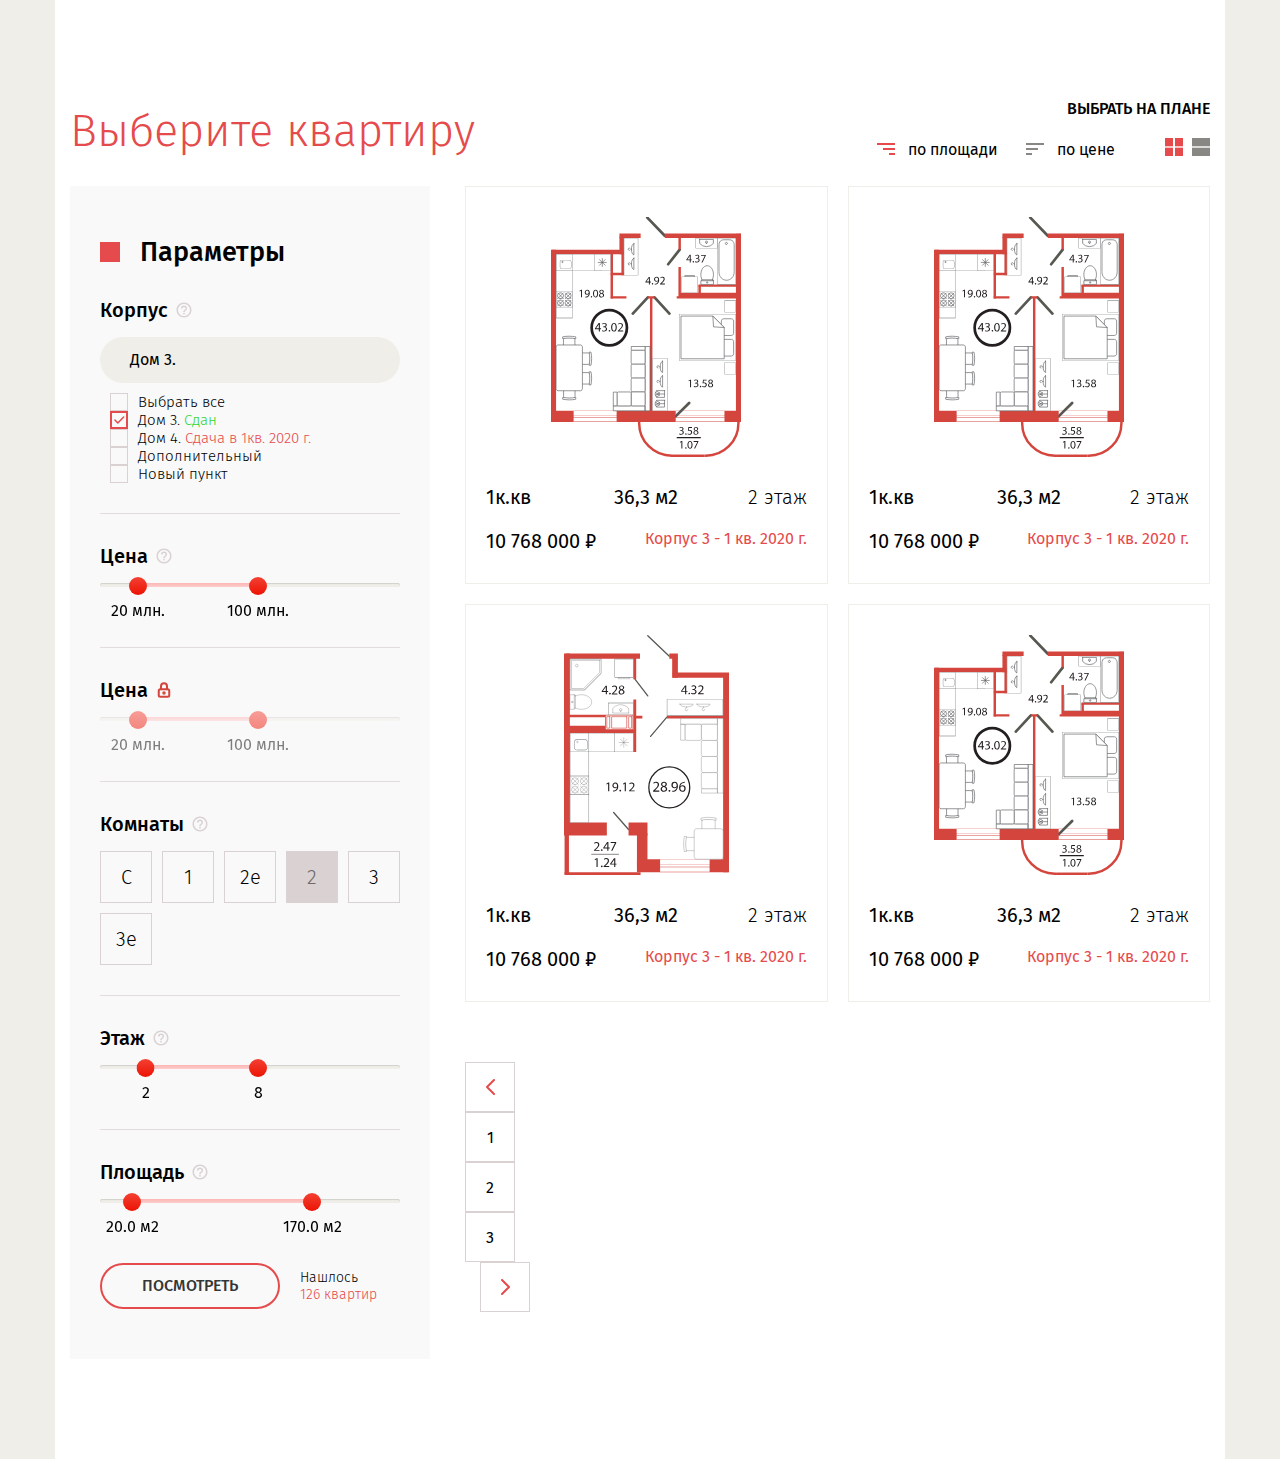
<file: index.html>
<!DOCTYPE html>
<html lang="ru">
    
    <head>
        <meta charset="UTF-8" />
        <title>Arsenal</title>
        <link rel="stylesheet" href="https://cdn.jsdelivr.net/npm/bootstrap@4.5.3/dist/css/bootstrap.min.css" integrity="sha384-TX8t27EcRE3e/ihU7zmQxVncDAy5uIKz4rEkgIXeMed4M0jlfIDPvg6uqKI2xXr2" crossorigin="anonymous">
        <link rel="stylesheet" href="css/main.min.css" />
        <link rel="stylesheet" href="libs/swiper/swiper-bundle.min.css"/>
        <link rel="stylesheet" href="libs/noUiSlider/nouislider.min.css"/>
        <meta name="viewport" content="width=device-width,  initial-scale=1" />
    </head>
    <body>
        

        <main class="main">
            <div class="catalog">
                <div class="container white">

                    <div class="catalog__content">
                        <div class="catalog__top">
                            <h1 class="page__title">Выберите квартиру</h1>

                            <div class="catalog__controls">
                                <button class="control__text link_text">выбрать на плане</button>
                                <div class="controls__list">
                                    <div class="controls__filters">
                                        
                                        <div class="controls__item active increase">
                                           
                                            <svg width="24" height="24" fill="none" viewBox="0 0 24 24" xmlns="http://www.w3.org/2000/svg">
                                                <mask id="a" x="3" y="6" width="18" height="12" mask-type="alpha" maskUnits="userSpaceOnUse">
                                                <path d="m3 18h6v-2h-6v2zm0-12v2h18v-2h-18zm0 7h12v-2h-12v2z" clip-rule="evenodd" fill="#fff" fill-rule="evenodd"/>
                                                </mask>
                                                <g mask="url(#a)">
                                                    <path d="m-13-13h50v50h-50v-50z" clip-rule="evenodd" fill="#888784" fill-rule="evenodd"/>
                                                    <mask x="-13" y="-13" width="50" height="50" mask-type="alpha" maskUnits="userSpaceOnUse">
                                                    <path d="m-13-13h50v50h-50v-50z" clip-rule="evenodd" fill="#fff" fill-rule="evenodd"/>
                                                    </mask>
                                                </g>
                                            </svg>

                                            <span class="text">по площади</span>
                                        </div>

                                        <div class="controls__item">
                                           
                                            <svg width="24" height="24" fill="none" viewBox="0 0 24 24" xmlns="http://www.w3.org/2000/svg">
                                                <mask id="a" x="3" y="6" width="18" height="12" mask-type="alpha" maskUnits="userSpaceOnUse">
                                                <path d="m3 18h6v-2h-6v2zm0-12v2h18v-2h-18zm0 7h12v-2h-12v2z" clip-rule="evenodd" fill="#fff" fill-rule="evenodd"/>
                                                </mask>
                                                <g mask="url(#a)">
                                                    <path d="m-13-13h50v50h-50v-50z" clip-rule="evenodd" fill="#888784" fill-rule="evenodd"/>
                                                    <mask x="-13" y="-13" width="50" height="50" mask-type="alpha" maskUnits="userSpaceOnUse">
                                                    <path d="m-13-13h50v50h-50v-50z" clip-rule="evenodd" fill="#fff" fill-rule="evenodd"/>
                                                    </mask>
                                                </g>
                                            </svg>

                                            <span class="text">по цене</span>
                                        </div>
                                    </div>

                                    <div class="controls__view_type">
                                        <button class="type__item active" data-type="card">
                                            <svg width="18" height="18" viewBox="0 0 18 18" fill="none" xmlns="http://www.w3.org/2000/svg">
                                                <rect width="8" height="8.30769" fill="#888784"/>
                                                <rect x="10" width="8" height="8.30769" fill="#888784"/>
                                                <rect y="9.69229" width="8" height="8.30769" fill="#888784"/>
                                                <rect x="10" y="9.69229" width="8" height="8.30769" fill="#888784"/>
                                            </svg>                                                
                                        </button>

                                        <button class="type__item" data-type="list">
                                            <svg width="18" height="18" viewBox="0 0 18 18" fill="none" xmlns="http://www.w3.org/2000/svg">
                                                <rect width="18" height="8.30769" fill="#888784"/>
                                                <rect y="9.69229" width="18" height="8.30769" fill="#888784"/>
                                            </svg>                                                
                                        </button>
                                    </div>
                                </div>
                            </div>
                        </div>

                        <div class="filter_btn_wr">
                            <div class="filter_btn_mobile">
                                <h2 class="filter__title square">Фильтры</h2>
                            </div>
                            <div class="filter__active_values">
                                
                                <div class="filter_value">
                                    <span class="filter_value__text">от 3 млн. до 4.5 млн.</span>
                                    <button class="filter_value__hide">
                                        <svg width="6" height="6" viewBox="0 0 6 6" fill="none" xmlns="http://www.w3.org/2000/svg">
                                            <path d="M5 1L1 5" stroke="white" stroke-linecap="round" stroke-linejoin="round"/>
                                            <path d="M1 1L5 5" stroke="white" stroke-linecap="round" stroke-linejoin="round"/>
                                        </svg>                                                
                                    </button>
                                </div>

                                <div class="filter_value">
                                    <span class="filter_value__text">2 комнаты</span>
                                    <button class="filter_value__hide">
                                        <svg width="6" height="6" viewBox="0 0 6 6" fill="none" xmlns="http://www.w3.org/2000/svg">
                                            <path d="M5 1L1 5" stroke="white" stroke-linecap="round" stroke-linejoin="round"/>
                                            <path d="M1 1L5 5" stroke="white" stroke-linecap="round" stroke-linejoin="round"/>
                                        </svg>                                                
                                    </button>
                                </div>

                                <div class="filter_value">
                                    <span class="filter_value__text">2-4 этаж</span>
                                    <button class="filter_value__hide">
                                        <svg width="6" height="6" viewBox="0 0 6 6" fill="none" xmlns="http://www.w3.org/2000/svg">
                                            <path d="M5 1L1 5" stroke="white" stroke-linecap="round" stroke-linejoin="round"/>
                                            <path d="M1 1L5 5" stroke="white" stroke-linecap="round" stroke-linejoin="round"/>
                                        </svg>                                                
                                    </button>
                                </div>
                            </div>
                        </div>
                        
                        <div class="catalog__controls catalog__controls--mobile">
                            <div class="controls__list">
                                <div class="controls__filters">
                                    
                                    <div class="controls__item active increase">
                                       
                                        <svg width="24" height="24" viewBox="0 0 24 24" fill="none" xmlns="http://www.w3.org/2000/svg">
                                            <mask id="mask0" mask-type="alpha" maskUnits="userSpaceOnUse" x="3" y="6" width="18" height="12">
                                            <path fill-rule="evenodd" clip-rule="evenodd" d="M3 18H9V16H3V18ZM3 6V8H21V6H3ZM3 13H15V11H3V13Z" fill="white"/>
                                            </mask>
                                            <g mask="url(#mask0)">
                                            <path fill-rule="evenodd" clip-rule="evenodd" d="M-13 -13H37V37H-13V-13Z" fill="#888784"/>
                                            <mask id="mask1" mask-type="alpha" maskUnits="userSpaceOnUse" x="-13" y="-13" width="50" height="50">
                                            <path fill-rule="evenodd" clip-rule="evenodd" d="M-13 -13H37V37H-13V-13Z" fill="white"/>
                                            </mask>
                                            </g>
                                        </svg>
                                            

                                        <span class="text">по площади</span>
                                    </div>

                                    <div class="controls__item">
                                       
                                        <svg width="24" height="24" viewBox="0 0 24 24" fill="none" xmlns="http://www.w3.org/2000/svg">
                                            <mask id="mask0" mask-type="alpha" maskUnits="userSpaceOnUse" x="3" y="6" width="18" height="12">
                                            <path fill-rule="evenodd" clip-rule="evenodd" d="M3 18H9V16H3V18ZM3 6V8H21V6H3ZM3 13H15V11H3V13Z" fill="white"/>
                                            </mask>
                                            <g mask="url(#mask0)">
                                            <path fill-rule="evenodd" clip-rule="evenodd" d="M-13 -13H37V37H-13V-13Z" fill="#888784"/>
                                            <mask id="mask1" mask-type="alpha" maskUnits="userSpaceOnUse" x="-13" y="-13" width="50" height="50">
                                            <path fill-rule="evenodd" clip-rule="evenodd" d="M-13 -13H37V37H-13V-13Z" fill="white"/>
                                            </mask>
                                            </g>
                                        </svg>

                                        <span class="text">по цене</span>
                                    </div>
                                </div>

                                <div class="controls__view_type">
                                    <button class="type__item active" data-type="card">
                                        <svg width="18" height="18" viewBox="0 0 18 18" fill="none" xmlns="http://www.w3.org/2000/svg">
                                            <rect width="8" height="8.30769" fill="#888784"/>
                                            <rect x="10" width="8" height="8.30769" fill="#888784"/>
                                            <rect y="9.69229" width="8" height="8.30769" fill="#888784"/>
                                            <rect x="10" y="9.69229" width="8" height="8.30769" fill="#888784"/>
                                        </svg>                                                
                                    </button>

                                    <button class="type__item" data-type="list">
                                        <svg width="18" height="18" viewBox="0 0 18 18" fill="none" xmlns="http://www.w3.org/2000/svg">
                                            <rect width="18" height="8.30769" fill="#888784"/>
                                            <rect y="9.69229" width="18" height="8.30769" fill="#888784"/>
                                        </svg>                                                
                                    </button>
                                </div>
                            </div>
                        </div>

                        <div class="catalog__block">
                            <aside class="filter">
                                <div class="filter__inner">
                                    <h2 class="filter__title square">Параметры</h2>
                            
                                    <div class="filter__items">
                            
                                        <div class="filter__item">
                                            <h3 class="title">Корпус <div class="tooltip_parent"></div></h3>
                                            <div class="btn-group btn-select btn-select--checkbox">
                                                <button type="button" class="btn dropdown-toggle">
                                                  <span></span>
                                                </button>
                                                <ul class="dropdown-menu">
                                                    <li>                        
                                                        <label>
                                                            <input type="checkbox" class="select_all">
                                                            <div class="checkmark"></div>
                                                            <span class="input_text">Выбрать все</span>
                                                        </label>
                                                    </li>
                                                    <li>
                                                        <label>
                                                            <input type="checkbox" checked>
                                                            <div class="checkmark"></div>
                                                            <span class="input_text"><span class="input_main_text">Дом 3. </span> <span class="success">Сдан</span></span>
                                                        </label>
                                                    </li>
                                                     <li>
                                                        <label>
                                                            <input type="checkbox">
                                                            <div class="checkmark"></div>
                                                            <span class="input_text"><span class="input_main_text"> Дом 4. </span><span class="secondary">Cдача в 1кв. 2020 г.</span></span>
                                                        </label>
                                                    </li>
                                                     <li>
                                                        <label>
                                                            <input type="checkbox">
                                                            <div class="checkmark"></div>
                                                            <span class="input_text"><span class="input_main_text">Дополнительный</span> </span>
                                                        </label>
                                                    </li>
                                                     <li>
                                                        <label>
                                                            <input type="checkbox">
                                                            <div class="checkmark"></div>
                                                            <span class="input_text"><span class="input_main_text">Новый пункт</span> </span>
                                                        </label>
                                                    </li>
                                                     <li>
                                                </ul>
                                            </div>
                                        </div>
                                
                                        <div class="filter__item filter__item--range">
                                            <h3 class="title">Цена <div class="tooltip_parent"></div></h3>
                                
                                            <div id="price_range"></div>
                                        </div>
                                
                                        <div class="filter__item filter__item--range filter__item--blocked">
                                            <h3 class="title">Цена <div class="tooltip_parent"></div></h3>
                                
                                            <div id="price_range1"></div>
                                        </div>
                                
                                        <div class="filter__item">
                                            <h3 class="title">Комнаты <div class="tooltip_parent"></div></h3>
                                
                                            <ul class="rectangle__list">
                                                
                                                <li class="rectangle__item">
                                                    <label>
                                                        <input type="checkbox">
                                                        <div class="rectangle">C</div>                        
                                                    </label>
                                                </li>
                                
                                                <li class="rectangle__item">
                                                    <label>
                                                        <input type="checkbox">
                                                        <div class="rectangle">1</div>                        
                                                    </label>
                                                </li>
                                
                                                <li class="rectangle__item">
                                                    <label>
                                                        <input type="checkbox">
                                                        <div class="rectangle">2e</div>                        
                                                    </label>
                                                </li>
                                
                                                <li class="rectangle__item">
                                                    <label>
                                                        <input type="checkbox" disabled>
                                                        <div class="rectangle">2</div>                        
                                                    </label>
                                                </li>
                                
                                                <li class="rectangle__item">
                                                    <label>
                                                        <input type="checkbox">
                                                        <div class="rectangle">3</div>                        
                                                    </label>
                                                </li>
                                
                                                <li class="rectangle__item">
                                                    <label>
                                                        <input type="checkbox">
                                                        <div class="rectangle">3e</div>                        
                                                    </label>
                                                </li>
                                            </ul>
                                        </div>
                                
                                        <div class="filter__item">
                                            <h3 class="title">Этаж <div class="tooltip_parent"></div></h3>
                                
                                            <div id="floor_range"></div>
                                        </div>
                                
                                        <div class="filter__item">
                                            <h3 class="title">Площадь <div class="tooltip_parent"></div></h3>
                                
                                            <div id="square_range"></div>
                                        </div>
                            
                                    </div>
                            
                                    <div class="filter__btns">
                                        <button class="white">Посмотреть</button>
                            
                                        <div class="filter__result">
                                            <span class="text">Нашлось</span>
                                            <span class="result"><span class="counter">126 </span> квартир</span>
                                        </div>
                                    </div>
                                </div>
                            </aside>
                            <div class="flats">
                                <div class="flats__inner">
                                    
                                    <a href="#" class="flat">
                                        <div class="flat__img_wr">
                                            <img src="img/content/flat_1.svg" alt="" class="flat__img">
                                        </div>
                                        
                                        <div class="flat__info">
                                            <div class="flat__info_item">1к.кв</div>
                                            <div class="flat__info_item">36,3 м2</div>
                                            <div class="flat__info_item flat__info_item--status flat__info_item--status_list">Корпус 3</div>
                                            <div class="flat__info_item flat__info_item--floor">2 этаж</div>
                                            <div class="flat__info_item flat__info_item--price">10 768 000 ₽</div>
                                            <div class="flat__info_item flat__info_item--status">Корпус 3 - 1 кв. 2020 г.</div>
                                        </div>
                                    </a>
                            
                                    <a href="#" class="flat">
                                        <div class="flat__img_wr">
                                            <img src="img/content/flat_1.svg" alt="" class="flat__img">
                                        </div>
                                        
                                        <div class="flat__info">
                                            <div class="flat__info_item">1к.кв</div>
                                            <div class="flat__info_item">36,3 м2</div>
                                            <div class="flat__info_item flat__info_item--status flat__info_item--status_list">Корпус 3</div>
                                            <div class="flat__info_item flat__info_item--floor">2 этаж</div>
                                            <div class="flat__info_item flat__info_item--price">10 768 000 ₽</div>
                                            <div class="flat__info_item flat__info_item--status">Корпус 3 - 1 кв. 2020 г.</div>
                                        </div>
                                    </a>
                            
                                    <a href="#" class="flat">
                                        <div class="flat__img_wr">
                                            <img src="img/content/flat_2.svg" alt="" class="flat__img">
                                        </div>
                                        
                                        <div class="flat__info">
                                            <div class="flat__info_item">1к.кв</div>
                                            <div class="flat__info_item">36,3 м2</div>
                                            <div class="flat__info_item flat__info_item--status flat__info_item--status_list">Дом 3</div>
                                            <div class="flat__info_item flat__info_item--floor">2 этаж</div>
                                            <div class="flat__info_item flat__info_item--price">10 768 000 ₽</div>
                                            <div class="flat__info_item flat__info_item--status">Корпус 3 - 1 кв. 2020 г.</div>
                                        </div>
                                    </a>
                            
                                    <a href="#" class="flat">
                                        <div class="flat__img_wr">
                                            <img src="img/content/flat_1.svg" alt="" class="flat__img">
                                        </div>
                                        
                                        <div class="flat__info">
                                            <div class="flat__info_item">1к.кв</div>
                                            <div class="flat__info_item">36,3 м2</div>
                                            <div class="flat__info_item flat__info_item--status flat__info_item--status_list">Корпус 3</div>
                                            <div class="flat__info_item flat__info_item--floor">2 этаж</div>
                                            <div class="flat__info_item flat__info_item--price">10 768 000 ₽</div>
                                            <div class="flat__info_item flat__info_item--status">Корпус 3 - 1 кв. 2020 г.</div>
                                        </div>
                                    </a>
                                </div>
                            
                                <nav aria-label="Page navigation example">
                                    <ul class="pagination">
                                        <li class="page-item page-item--arrow">
                                            <a class="page-link" href="#">
                                                <svg width="9" height="16" viewBox="0 0 9 16" fill="none" xmlns="http://www.w3.org/2000/svg">
                                                    <path d="M8 15L1 8L8 1" stroke="#E54B4C" stroke-width="2" stroke-linecap="round" stroke-linejoin="round"/>
                                                </svg>                    
                                            </a>
                                        </li>
                                        <li class="page-item"><a class="page-link" href="#">1</a></li>
                                        <li class="page-item"><a class="page-link" href="#">2</a></li>
                                        <li class="page-item"><a class="page-link" href="#">3</a></li>
                                        <li class="page-item page-item--arrow">
                                            <a class="page-link" href="#">
                                                <svg width="9" height="16" viewBox="0 0 9 16" fill="none" xmlns="http://www.w3.org/2000/svg">
                                                    <path d="M1 15L8 8L1 1" stroke="#E54B4C" stroke-width="2" stroke-linecap="round" stroke-linejoin="round"/>
                                                </svg>                        
                                            </a>
                                        </li>
                                    </ul>
                                  </nav>
                            </div>
                        </div>
                    </div>
                </div>
            </div>
        </main>
        
        
        
        <script src="libs/jquery/jquery.min.js"></script>
        <script src="https://cdn.jsdelivr.net/npm/bootstrap@4.5.3/dist/js/bootstrap.bundle.min.js" integrity="sha384-ho+j7jyWK8fNQe+A12Hb8AhRq26LrZ/JpcUGGOn+Y7RsweNrtN/tE3MoK7ZeZDyx" crossorigin="anonymous"></script>
        <script src="libs/swiper/swiper-bundle.min.js"></script>
        <script src="libs/noUiSlider/nouislider.min.js"></script>
        <script src="libs/noUiSlider/wNumb.min.js"></script>
        <script src="js/main.js"></script>
    </body>
</html>
</file>
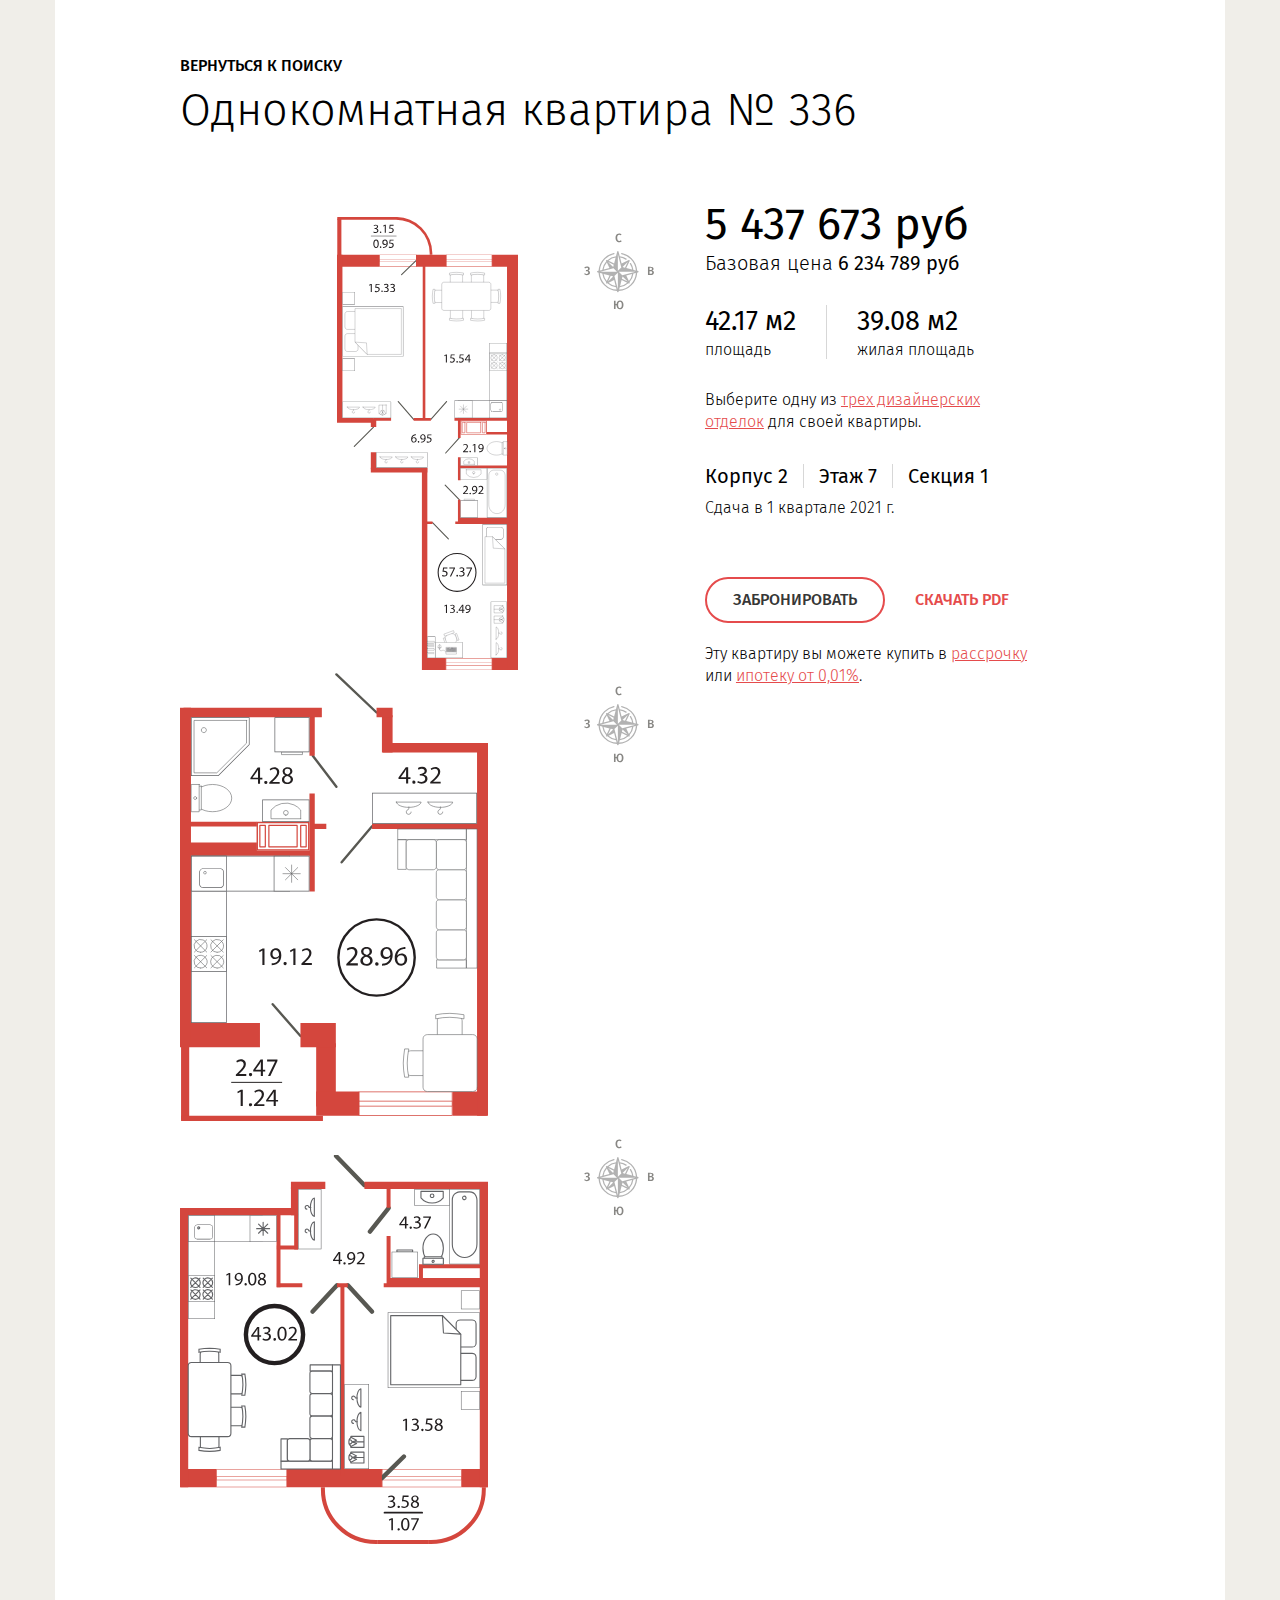
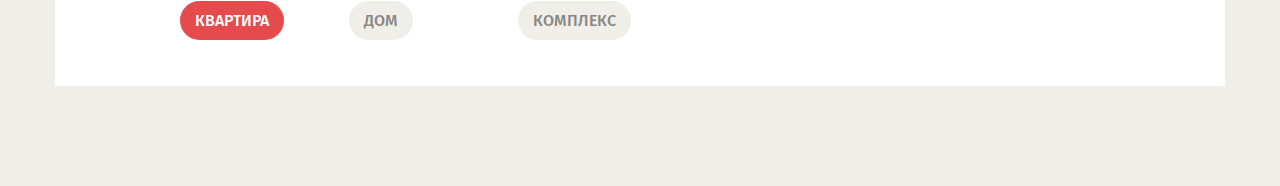
<file: flat.html>
<!DOCTYPE html>
<html lang="ru">
    
    <head>
        <meta charset="UTF-8" />
        <title>Arsenal</title>
        <link rel="stylesheet" href="https://cdn.jsdelivr.net/npm/bootstrap@4.5.3/dist/css/bootstrap.min.css" integrity="sha384-TX8t27EcRE3e/ihU7zmQxVncDAy5uIKz4rEkgIXeMed4M0jlfIDPvg6uqKI2xXr2" crossorigin="anonymous">
        <link rel="stylesheet" href="css/main.min.css" />
        <link rel="stylesheet" href="libs/swiper/swiper-bundle.min.css"/>
        <link rel="stylesheet" href="libs/noUiSlider/nouislider.min.css"/>
        <meta name="viewport" content="width=device-width,  initial-scale=1" />
    </head>
    <body>
        

        <main class="main">
            <div class="product product--page">
                <div class="container white">
                    <div class="product__content">
                        <a href="#" class="back">вернуться к поиску</a>
                        <h1 class="product__title">Однокомнатная квартира № 336</h1>

                        <div class="product__block">
                            <div class="product__image_block">
                                <div class="product__image_wr">
                                   
                                    <div class="tab-content" id="myTabContent">
                                        <div class="tab-pane fade show active" id="flat" role="tabpanel" aria-labelledby="flat-tab">
                                            <img src="img/content/flat_3.svg" alt="" class="product__image">
                                            <div class="compass">
                                                <img src="img/design/compass.svg" alt="">
                                            </div>
                                        </div>
                                        <div class="tab-pane fade" id="house" role="tabpanel" aria-labelledby="house-tab">
                                            <img src="img/content/flat_2.svg" alt="" class="product__image">
                                            <div class="compass">
                                                <img src="img/design/compass.svg" alt="">
                                            </div>
                                        </div>
                                        <div class="tab-pane fade" id="complex" role="tabpanel" aria-labelledby="complex-tab">
                                            <img src="img/content/flat_1.svg" alt="" class="product__image">
                                            <div class="compass">
                                                <img src="img/design/compass.svg" alt="">
                                            </div>
                                        </div>
                                      </div>
                                </div>

                                <div class="product__image_tabs">
                                    <ul class="nav  tabs" id="myTab" role="tablist">
                                        <li class="nav-item">
                                          <a class="nav-link active" id="flat-tab" data-toggle="tab" href="#flat" role="tab" aria-controls="flat" aria-selected="true">Квартира</a>
                                        </li>
                                        <li class="nav-item">
                                          <a class="nav-link" id="house-tab" data-toggle="tab" href="#house" role="tab" aria-controls="house" aria-selected="false">Дом</a>
                                        </li>
                                        <li class="nav-item">
                                          <a class="nav-link" id="complex-tab" data-toggle="tab" href="#complex" role="tab" aria-controls="complex" aria-selected="false">Комплекс</a>
                                        </li>
                                      </ul>
                                      
                                </div>
                            </div>

                            <div class="product__info_block">
                                <div class="product__price_wr">
                                    <span class="product__price">5 437 673 руб</span>
                                    <span class="product__price_hint"><span class="light">Базовая цена</span> 6 234 789 руб</span>
                                </div>

                                <div class="product__area">
                                    <div class="area__item">
                                        <span class="value">42.17 м2</span>
                                        <span class="name">площадь</span>
                                    </div>

                                    <div class="area__item">
                                        <span class="value">39.08 м2</span>
                                        <span class="name">жилая площадь</span>
                                    </div>
                                </div>

                                <p class="product__text">Выберите одну из <a href="#">трех дизайнерских отделок</a>  для своей квартиры.</p>

                                <div class="product__coordinates_wr">
                                    <div class="product__coordinates">
                                        <div class="coordinates__item">Корпус 2</div>
                                        <div class="coordinates__item">Этаж 7</div>
                                        <div class="coordinates__item">Секция 1</div>
                                    </div>

                                    <span class="coordinates__deadline">Сдача в 1 квартале 2021 г.</span>
                                </div>

                                <div class="product__btns">
                                    <button class="product__book white">Забронировать</button>
                                    <a href="http://www.africau.edu/images/default/sample.pdf" download target="_blank">Скачать pdf</a>
                                </div>

                                <p class="product__text">
                                    Эту квартиру вы можете купить в <a href="#">рассрочку</a>  или <a href="#">ипотеку от 0,01%</a>.
                                </p>
                            </div>
                        </div>
                    </div>
                </div>
            </div>
        </main>
        
        
        
        <script src="libs/jquery/jquery.min.js"></script>
        <script src="https://cdn.jsdelivr.net/npm/bootstrap@4.5.3/dist/js/bootstrap.bundle.min.js" integrity="sha384-ho+j7jyWK8fNQe+A12Hb8AhRq26LrZ/JpcUGGOn+Y7RsweNrtN/tE3MoK7ZeZDyx" crossorigin="anonymous"></script>
        <script src="libs/swiper/swiper-bundle.min.js"></script>
        <script src="libs/noUiSlider/nouislider.min.js"></script>
        <script src="libs/noUiSlider/wNumb.min.js"></script>
        <script src="js/main.js"></script>
    </body>
</html>
</file>
<file: css/main.min.css>
@font-face{font-family:FiraSans;src:url(../fonts/FiraSans-Light.woff);font-style:normal;font-weight:300;font-display:swap}@font-face{font-family:FiraSans;src:url(../fonts/FiraSans-Regular.woff);font-style:normal;font-weight:400;font-display:swap}@font-face{font-family:FiraSans;src:url(../fonts/FiraSans-Medium.woff);font-style:normal;font-weight:500;font-display:swap}/*! normalize.css v8.0.1 | MIT License | github.com/necolas/normalize.css */html{line-height:1.15;-webkit-text-size-adjust:100%}body{margin:0}main{display:block}h1{font-size:2em;margin:.67em 0}hr{-webkit-box-sizing:content-box;box-sizing:content-box;height:0;overflow:visible}pre{font-family:monospace,monospace;font-size:1em}a{background-color:transparent}abbr[title]{border-bottom:none;text-decoration:underline;-webkit-text-decoration:underline dotted;text-decoration:underline dotted}b,strong{font-weight:bolder}code,kbd,samp{font-family:monospace,monospace;font-size:1em}small{font-size:80%}sub,sup{font-size:75%;line-height:0;position:relative;vertical-align:baseline}sub{bottom:-.25em}sup{top:-.5em}img{border-style:none}button,input,optgroup,select,textarea{font-family:inherit;font-size:100%;line-height:1.15;margin:0}button,input{overflow:visible}button,select{text-transform:none}[type=button],[type=reset],[type=submit],button{-webkit-appearance:button}[type=button]::-moz-focus-inner,[type=reset]::-moz-focus-inner,[type=submit]::-moz-focus-inner,button::-moz-focus-inner{border-style:none;padding:0}[type=button]:-moz-focusring,[type=reset]:-moz-focusring,[type=submit]:-moz-focusring,button:-moz-focusring{outline:1px dotted ButtonText}fieldset{padding:.35em .75em .625em}legend{-webkit-box-sizing:border-box;box-sizing:border-box;color:inherit;display:table;max-width:100%;padding:0;white-space:normal}progress{vertical-align:baseline}textarea{overflow:auto}[type=checkbox],[type=radio]{-webkit-box-sizing:border-box;box-sizing:border-box;padding:0}[type=number]::-webkit-inner-spin-button,[type=number]::-webkit-outer-spin-button{height:auto}[type=search]{-webkit-appearance:textfield;outline-offset:-2px}[type=search]::-webkit-search-decoration{-webkit-appearance:none}::-webkit-file-upload-button{-webkit-appearance:button;font:inherit}details{display:block}summary{display:list-item}template{display:none}[hidden]{display:none}*{min-height:0;min-width:0;-webkit-box-sizing:border-box;box-sizing:border-box}body,html{min-height:100%}body{display:-webkit-box;display:-webkit-flex;display:-ms-flexbox;display:flex;-webkit-box-orient:vertical;-webkit-box-direction:normal;-webkit-flex-direction:column;-ms-flex-direction:column;flex-direction:column;min-height:100vh;font-family:FiraSans,sans-serif;font-size:16px;line-height:normal;margin:0;background:#f0eee9;color:#000}main{-webkit-box-flex:1;-webkit-flex-grow:1;-ms-flex-positive:1;flex-grow:1}a{text-decoration:none;color:inherit;cursor:pointer}a:hover{color:#000;text-decoration:none}h1,h2,h3,h4,p,ul{margin:0;padding:0;font-weight:400}li{list-style:none}.no_scroll{overflow:hidden}input{outline:0}input:required{-webkit-box-shadow:none;box-shadow:none}input[type=submit]{font-family:FiraSans,sans-serif;cursor:pointer}input::-webkit-inner-spin-button,input::-webkit-outer-spin-button{-webkit-appearance:none;margin:0}input[type=number]{-moz-appearance:textfield}.input{width:100%;min-width:230px;height:40px;border:0;font-size:22px;border-bottom:2px solid #efeff2;background:#fff;-webkit-transition:.2s ease-in-out;-o-transition:.2s ease-in-out;transition:.2s ease-in-out}.input::-webkit-input-placeholder{color:#b3b1c2}.input::-moz-placeholder{color:#b3b1c2}.input:-ms-input-placeholder{color:#b3b1c2}.input::-ms-input-placeholder{color:#b3b1c2}.input::placeholder{color:#b3b1c2}.input.error{border-color:#ec2f2f}.input_row{display:-webkit-box;display:-webkit-flex;display:-ms-flexbox;display:flex;-webkit-box-pack:justify;-webkit-justify-content:space-between;-ms-flex-pack:justify;justify-content:space-between;-webkit-box-align:center;-webkit-align-items:center;-ms-flex-align:center;align-items:center}.error_text{display:block;color:#ec2f2f;font-size:14px;text-align:left}.hidden{display:none!important}button{cursor:pointer;border:0;padding:0;font-weight:5 00;font-size:16px;-webkit-transition:.2s ease-out;-o-transition:.2s ease-out;transition:.2s ease-out;background:0 0;outline:0}button:disabled{cursor:auto}button:focus{outline:0}button.white{display:-webkit-box;display:-webkit-flex;display:-ms-flexbox;display:flex;-webkit-box-pack:center;-webkit-justify-content:center;-ms-flex-pack:center;justify-content:center;-webkit-box-align:center;-webkit-align-items:center;-ms-flex-align:center;align-items:center;width:180px;height:46px;background:#fff;border:2px solid #e54b4c;border-radius:3rem;cursor:pointer;font-size:16px;font-weight:500;outline:medium none;text-transform:uppercase;-webkit-transition:all .2s;-o-transition:all .2s;transition:all .2s;color:rgba(0,0,0,.8)}button.white:hover{background:#e54b4c;color:#fff}button.white:active{border:2px solid #c83637;background:#c83637;-webkit-box-shadow:inset 2px 5px 8px rgba(0,0,0,.2);box-shadow:inset 2px 5px 8px rgba(0,0,0,.2)}.btn-select--checkbox{width:100%}.btn-select--checkbox .btn{position:relative;display:block;-webkit-box-pack:justify;-webkit-justify-content:space-between;-ms-flex-pack:justify;justify-content:space-between;-webkit-box-align:center;-webkit-align-items:center;-ms-flex-align:center;align-items:center;width:100%;height:46px;background:#f0eee9;border-radius:40px;padding:0 40px 0 30px;white-space:nowrap;overflow:hidden;-o-text-overflow:ellipsis;text-overflow:ellipsis;text-align:left}.btn-select--checkbox .btn:focus{-webkit-box-shadow:none;box-shadow:none}.btn-select--checkbox .btn.active{-webkit-box-shadow:inset 2px 5px 8px rgba(0,0,0,.2);box-shadow:inset 2px 5px 8px rgba(0,0,0,.2)}.btn-select--checkbox .btn.active::after{-webkit-transform:rotate(-180deg);-ms-transform:rotate(-180deg);transform:rotate(-180deg);-webkit-transform-origin:center;-ms-transform-origin:center;transform-origin:center}.btn-select--checkbox .btn::after{position:absolute;top:50%;right:30px;-webkit-transform:translateY(-50%);-ms-transform:translateY(-50%);transform:translateY(-50%)}.btn-select--checkbox label{display:-webkit-box;display:-webkit-flex;display:-ms-flexbox;display:flex;-webkit-box-align:center;-webkit-align-items:center;-ms-flex-align:center;align-items:center;cursor:pointer}.btn-select--checkbox label:hover .checkmark{border:1px solid #e54b4c}.btn-select--checkbox input[type=checkbox]{display:none}.btn-select--checkbox input[type=checkbox]:checked~.checkmark{border:2px solid #e54b4c;background:url(../img/design/checked.svg) center no-repeat}.btn-select--checkbox .checkmark{-webkit-flex-shrink:0;-ms-flex-negative:0;flex-shrink:0;width:18px;height:18px;margin-right:10px;border:1px solid #dad2d2;-webkit-transition:border .2s ease-in-out;-o-transition:border .2s ease-in-out;transition:border .2s ease-in-out}.btn-select--checkbox li{font-weight:300;font-size:15px;line-height:18px}.btn-select--checkbox .dropdown-menu{width:100%;margin-top:10px;padding-left:10px;padding-right:10px}.btn-select--checkbox .dropdown-toggle::after{border-top:7px solid #e54b4c;border-right:5px solid transparent;border-bottom:0;border-left:5px solid transparent;-webkit-transition:.2s ease-in-out;-o-transition:.2s ease-in-out;transition:.2s ease-in-out}img{display:block}.light{font-weight:300}.semiBold{font-weight:500}.bold{font-weight:700}.container{width:100%;max-width:1170px;margin:0 auto;padding:0 15px}@media (max-width:1023px) and (min-width:768px){.container{width:-webkit-calc(100% - 40px);width:calc(100% - 40px)}}.container.white{background:#fff}.page__title{font-weight:300;font-size:45px;line-height:54px;color:#e54b4c}@media (max-width:767px){.page__title{font-size:35px;line-height:42px}}.success{color:#34d631}.secondary{color:#e54b4c}.tooltip_parent{width:18px;height:18px;margin-left:7px;background:url(../img/design/help.svg) center no-repeat}.rectangle__list{display:grid;grid-template-columns:repeat(auto-fit,52px);gap:10px}@media (max-width:767px){.rectangle__list{grid-template-columns:repeat(auto-fit,40px);gap:15px 20px}}.rectangle__list .rectangle__item input{display:none}.rectangle__list .rectangle__item input:checked~.rectangle{border:1px solid #e54b4c;background:#e54b4c;color:#fff}.rectangle__list .rectangle__item input:disabled~.rectangle{background:#dad2d2;border:1px solid #dad2d2;color:#6d6969;cursor:auto}.rectangle__list .rectangle{display:-webkit-box;display:-webkit-flex;display:-ms-flexbox;display:flex;-webkit-box-pack:center;-webkit-justify-content:center;-ms-flex-pack:center;justify-content:center;-webkit-box-align:center;-webkit-align-items:center;-ms-flex-align:center;align-items:center;width:52px;height:52px;border:1px solid #dad2d2;-webkit-transition:.2s ease-in-out;-o-transition:.2s ease-in-out;transition:.2s ease-in-out;font-weight:300;font-size:20px;cursor:pointer}@media (max-width:767px){.rectangle__list .rectangle{width:40px;height:40px}}.rectangle__list .rectangle:hover{border:2px solid #e54b4c;color:#e54b4c}.square{display:-webkit-box;display:-webkit-flex;display:-ms-flexbox;display:flex;-webkit-box-align:center;-webkit-align-items:center;-ms-flex-align:center;align-items:center}.square::before{content:"";width:20px;height:20px;margin-right:20px;background-color:#e54b4c}.pagination{-webkit-box-pack:center;-webkit-justify-content:center;-ms-flex-pack:center;justify-content:center;margin-top:60px}@media (max-width:767px){.pagination{margin-top:37px}}.pagination .page-item{margin-right:15px}@media (max-width:767px){.pagination .page-item{margin-right:10px}}.pagination .page-item.page-item--arrow .page-link:hover{background:0 0;border:2px solid #e54b4c}.pagination .page-item:first-child{margin-right:30px}.pagination .page-item:last-child{margin-right:0;margin-left:15px}@media (max-width:767px){.pagination .page-item:last-child{margin-left:20px}}.pagination .page-item .page-link{display:-webkit-box;display:-webkit-flex;display:-ms-flexbox;display:flex;-webkit-box-pack:center;-webkit-justify-content:center;-ms-flex-pack:center;justify-content:center;-webkit-box-align:center;-webkit-align-items:center;-ms-flex-align:center;align-items:center;width:50px;height:50px;border:1px solid #dad2d2;border-radius:0;color:#000;-webkit-transition:.2s ease-in-out;-o-transition:.2s ease-in-out;transition:.2s ease-in-out}@media (max-width:767px){.pagination .page-item .page-link{width:40px;height:40px}}.pagination .page-item .page-link:hover{background:#e54b4c;border:1px solid #e54b4c;color:#fff}.link_text{font-weight:500;text-transform:uppercase;-webkit-transition:.2s ease-in-out;-o-transition:.2s ease-in-out;transition:.2s ease-in-out}.link_text:hover{text-decoration:underline;text-underline-position:under;color:#e54b4c}@media (max-width:767px){.link_text{text-align:left;font-size:14px;line-height:17px}}.nav{margin-bottom:0;padding-left:0;list-style:none}ul.tabs li{display:inline-block;margin-right:10px;margin-top:15px}ul.tabs li:hover a{color:#fff;background-color:#e54b4c;text-decoration:none}ul.tabs li a{background-color:#f0eee9;color:#888784;text-transform:uppercase;border:0;border-radius:30px;font-weight:500;-webkit-transition:all .2s;-o-transition:all .2s;transition:all .2s;padding:10px 15px;font-size:16px}ul.tabs li a.active{color:#fff;background-color:#e54b4c;text-decoration:none}.popup{position:fixed;top:0;left:0;z-index:10;display:-webkit-box;display:-webkit-flex;display:-ms-flexbox;display:flex;-webkit-box-align:center;-webkit-align-items:center;-ms-flex-align:center;align-items:center;width:100%;height:100%;opacity:0;pointer-events:none;background:rgba(0,0,0,.4);-webkit-transition:.4s ease-in-out;-o-transition:.4s ease-in-out;transition:.4s ease-in-out}.popup .popup_wr{width:100%;max-width:620px;margin:0 auto;padding:0 20px}@media (max-width:767px){.popup .popup_wr{padding:0;max-height:100vh;overflow:auto}}.popup .popup__content{position:relative;width:100%;background:#fff;padding:30px}.popup.show{opacity:1;pointer-events:all}.popup .close{position:absolute;top:15px;right:15px;width:24px;height:24px}.popup .close svg{width:100%;height:100%}.catalog__content{padding:100px 0}@media (max-width:767px){.catalog__content{padding:40px 0}}.catalog__block{position:relative;display:-webkit-box;display:-webkit-flex;display:-ms-flexbox;display:flex;-webkit-box-pack:justify;-webkit-justify-content:space-between;-ms-flex-pack:justify;justify-content:space-between}.catalog__top{display:-webkit-box;display:-webkit-flex;display:-ms-flexbox;display:flex;-webkit-box-pack:justify;-webkit-justify-content:space-between;-ms-flex-pack:justify;justify-content:space-between;-webkit-box-align:center;-webkit-align-items:center;-ms-flex-align:center;align-items:center;margin-bottom:25px}@media (max-width:767px){.catalog__top{display:block}}@media (max-width:767px){.catalog__top .page__title{margin-bottom:20px}}.catalog__controls.catalog__controls--mobile{display:none;margin-bottom:25px}@media (max-width:1023px){.catalog__controls.catalog__controls--mobile{display:block}}@media (max-width:1023px){.catalog__controls.catalog__controls--mobile .controls__list{display:-webkit-box;display:-webkit-flex;display:-ms-flexbox;display:flex}}.catalog__controls.catalog__controls--mobile .controls__list{-webkit-box-pack:end;-webkit-justify-content:flex-end;-ms-flex-pack:end;justify-content:flex-end}.catalog__controls.catalog__controls--mobile .controls__filters{margin-right:30px}@media (max-width:767px){.catalog__controls.catalog__controls--mobile .controls__filters{-webkit-box-pack:end;-webkit-justify-content:flex-end;-ms-flex-pack:end;justify-content:flex-end;margin-right:0}}.catalog__controls .control__text{display:block;margin-bottom:19px;margin-left:auto}@media (max-width:1023px){.catalog__controls .control__text{margin-bottom:0}}@media (max-width:767px){.catalog__controls .control__text{margin-left:0}}.catalog__controls .controls__list{display:-webkit-box;display:-webkit-flex;display:-ms-flexbox;display:flex;-webkit-box-align:center;-webkit-align-items:center;-ms-flex-align:center;align-items:center}@media (max-width:1023px){.catalog__controls .controls__list{display:none}}@media (max-width:767px){.catalog__controls .controls__view_type{display:none}}.catalog__controls .controls__filters{display:-webkit-box;display:-webkit-flex;display:-ms-flexbox;display:flex;-webkit-box-align:center;-webkit-align-items:center;-ms-flex-align:center;align-items:center;margin-right:50px}.catalog__controls .controls__item{display:-webkit-box;display:-webkit-flex;display:-ms-flexbox;display:flex;-webkit-box-align:center;-webkit-align-items:center;-ms-flex-align:center;align-items:center;margin-right:25px;cursor:pointer;-webkit-transition:.2s ease-in-out;-o-transition:.2s ease-in-out;transition:.2s ease-in-out}.catalog__controls .controls__item:hover{color:#e54b4c}.catalog__controls .controls__item:hover path{fill:#e54b4c}.catalog__controls .controls__item.active path{fill:#e54b4c}.catalog__controls .controls__item.active svg{-webkit-transform:scale(-1,-1);-ms-transform:scale(-1,-1);transform:scale(-1,-1)}.catalog__controls .controls__item.active.increase svg{-webkit-transform:scaleX(-1);-ms-transform:scaleX(-1);transform:scaleX(-1)}.catalog__controls .controls__item:last-child{margin-right:0}.catalog__controls .controls__item svg{margin-right:10px;-webkit-transition:.2s ease-in-out;-o-transition:.2s ease-in-out;transition:.2s ease-in-out}.catalog__controls .controls__item svg path{-webkit-transition:.2s ease-in-out;-o-transition:.2s ease-in-out;transition:.2s ease-in-out}.catalog__controls .type__item{margin-right:5px;outline:0}.catalog__controls .type__item:last-child{margin-right:0}.catalog__controls .type__item.active rect,.catalog__controls .type__item:hover rect{fill:#e54b4c}.catalog__controls .type__item rect{-webkit-transition:.2s ease-in-out;-o-transition:.2s ease-in-out;transition:.2s ease-in-out}.catalog__controls .type__item svg{display:block}.filter{width:360px;margin-right:35px;padding:50px 30px;background:#f9f9f9}@media (max-width:1100px){.filter{width:300px}}@media (max-width:1023px){.filter{position:absolute;top:-115px;left:0;z-index:1;width:100%;display:none;padding:0 15px 25px 15px;-webkit-box-shadow:0 15px 20px rgba(0,0,0,.23);box-shadow:0 15px 20px rgba(0,0,0,.23)}}@media (max-width:767px){.filter{padding:0 10px 25px 10px}}.filter .noUi-target{background:#f0eee9;-webkit-box-shadow:inset 0 1px 1px rgba(0,0,0,.13);box-shadow:inset 0 1px 1px rgba(0,0,0,.13);border:0;border-radius:4px}.filter .noUi-horizontal{height:4px;margin-bottom:30px}.filter .noUi-horizontal .noUi-handle{width:18px;height:18px;border:0;border-radius:50%;background:-webkit-gradient(linear,left top,left bottom,from(#f34133),to(#ec1304));background:-o-linear-gradient(top,#f34133 0,#ec1304 100%);background:linear-gradient(180deg,#f34133 0,#ec1304 100%);-webkit-box-shadow:none;box-shadow:none;outline:0;cursor:pointer}.filter .noUi-horizontal .noUi-handle::after,.filter .noUi-horizontal .noUi-handle::before{display:none}.filter .noUi-horizontal .noUi-tooltip{background:0 0;border:none;bottom:-30px}.filter .noUi-connect{background:-webkit-gradient(linear,left top,left bottom,from(#fdb5b5),to(#fecece));background:-o-linear-gradient(top,#fdb5b5 0,#fecece 100%);background:linear-gradient(180deg,#fdb5b5 0,#fecece 100%)}.filter button.white{background:0 0;margin-right:20px}.filter button.white:hover{background:#e54b4c}@media (max-width:1023px){.filter .filter__title{display:none}}.filter__result{display:-webkit-box;display:-webkit-flex;display:-ms-flexbox;display:flex;-webkit-box-orient:vertical;-webkit-box-direction:normal;-webkit-flex-direction:column;-ms-flex-direction:column;flex-direction:column;font-weight:300;font-size:14px;line-height:17px}@media (max-width:767px){.filter__result{-webkit-box-align:center;-webkit-align-items:center;-ms-flex-align:center;align-items:center}}.filter__result .result{color:#e54b4c}.filter__btns{display:-webkit-box;display:-webkit-flex;display:-ms-flexbox;display:flex;-webkit-box-align:center;-webkit-align-items:center;-ms-flex-align:center;align-items:center}@media (max-width:767px){.filter__btns{-webkit-box-orient:vertical;-webkit-box-direction:normal;-webkit-flex-direction:column;-ms-flex-direction:column;flex-direction:column}.filter__btns button{margin-bottom:15px}}.filter__title{font-weight:500;font-size:27px;line-height:32px}.filter__item{padding:30px 0;border-bottom:1px solid #e2dcdc}.filter__item.filter__item--blocked.filter__item--range .noUi-horizontal{opacity:.5;pointer-events:none}.filter__item.filter__item--blocked.filter__item--range .tooltip_parent{background:url(../img/design/lock.svg) center no-repeat}.filter__item:last-child{border:0}.filter__item .title{display:-webkit-box;display:-webkit-flex;display:-ms-flexbox;display:flex;-webkit-box-align:center;-webkit-align-items:center;-ms-flex-align:center;align-items:center;margin-bottom:15px;font-weight:500;font-size:20px;line-height:24px}@media (min-width:1024px){.filter_btn_wr{display:none}}.filter_btn_mobile{position:relative;display:-webkit-box;display:-webkit-flex;display:-ms-flexbox;display:flex;-webkit-box-align:center;-webkit-align-items:center;-ms-flex-align:center;align-items:center;width:100%;height:72px;margin-bottom:10px;background:#f9f9f9;cursor:pointer}@media (max-width:767px){.filter_btn_mobile{text-align:left}}.filter_btn_mobile::after{content:"";position:absolute;display:block;top:50%;right:30px;-webkit-transform:translateY(-50%);-ms-transform:translateY(-50%);transform:translateY(-50%);border-top:7px solid #888784;border-right:5px solid transparent;border-bottom:0;border-left:5px solid transparent;-webkit-transition:.2s ease-in-out;-o-transition:.2s ease-in-out;transition:.2s ease-in-out}.filter_btn_mobile .filter__title{font-weight:300;font-size:24px;line-height:29px}.filter__active_values{display:-webkit-box;display:-webkit-flex;display:-ms-flexbox;display:flex;-webkit-flex-wrap:wrap;-ms-flex-wrap:wrap;flex-wrap:wrap;margin-bottom:7px}.filter_value{display:-webkit-box;display:-webkit-flex;display:-ms-flexbox;display:flex;-webkit-box-align:center;-webkit-align-items:center;-ms-flex-align:center;align-items:center;height:24px;margin-right:10px;margin-bottom:5px;background:#888784;border-radius:40px;padding:0 10px;font-size:12px;line-height:14px;color:#fff}@media (max-width:767px){.filter_value{margin-right:5px;font-size:10px;line-height:12px}}.filter_value .filter_value__text{margin-right:10px}.filter_value__hide{outline:0}.flats__inner{display:grid;grid-template-columns:repeat(auto-fit,minmax(360px,1fr));gap:20px}@media (max-width:1023px){.flats__inner{grid-template-columns:repeat(auto-fit,minmax(329px,1fr));gap:30px}}@media (max-width:767px){.flats__inner{grid-template-columns:repeat(auto-fit,minmax(280px,1fr));gap:20px}}.flats__inner.list{display:block}.flats__inner.list .flat{display:-webkit-box;display:-webkit-flex;display:-ms-flexbox;display:flex;padding:15px 38px 15px 13px;margin-bottom:14px}.flats__inner.list .flat__img_wr{padding:10px 25px;border:1px solid transparent;-webkit-transition:.2s ease-in-out;-o-transition:.2s ease-in-out;transition:.2s ease-in-out;background:#fff}.flats__inner.list .flat__img_wr:hover{-webkit-transform:scale(1.3);-ms-transform:scale(1.3);transform:scale(1.3);-webkit-box-shadow:0 15px 20px rgba(0,0,0,.15);box-shadow:0 15px 20px rgba(0,0,0,.15);border:1px solid #f0eee9}.flats__inner.list .flat__img{height:90px;margin:0}.flats__inner.list .flat__info{-webkit-box-flex:1;-webkit-flex-grow:1;-ms-flex-positive:1;flex-grow:1;-webkit-box-align:center;-webkit-align-items:center;-ms-flex-align:center;align-items:center;-webkit-flex-wrap:nowrap;-ms-flex-wrap:nowrap;flex-wrap:nowrap}.flats__inner.list .flat__info .flat__info_item{width:20.37%;margin:0;text-align:center}.flats__inner.list .flat__info_item--status{display:none}.flats__inner.list .flat__info_item--status_list{display:block}.flats{-webkit-box-flex:1;-webkit-flex-grow:1;-ms-flex-positive:1;flex-grow:1}.flat{border:1px solid #f0eee9;padding:30px 20px;-webkit-transition:.4s ease-in-out;-o-transition:.4s ease-in-out;transition:.4s ease-in-out}.flat:hover{-webkit-box-shadow:0 15px 20px rgba(0,0,0,.23);box-shadow:0 15px 20px rgba(0,0,0,.23)}.flat__img{height:240px;margin:0 auto;margin-bottom:28px;-webkit-transition:.4s ease-in-out;-o-transition:.4s ease-in-out;transition:.4s ease-in-out}.flat__middle{display:-webkit-box;display:-webkit-flex;display:-ms-flexbox;display:flex;-webkit-box-pack:justify;-webkit-justify-content:space-between;-ms-flex-pack:justify;justify-content:space-between;margin-bottom:20px;font-size:20px}.flat__bottom{display:-webkit-box;display:-webkit-flex;display:-ms-flexbox;display:flex;-webkit-box-pack:justify;-webkit-justify-content:space-between;-ms-flex-pack:justify;justify-content:space-between;-webkit-box-align:center;-webkit-align-items:center;-ms-flex-align:center;align-items:center;font-size:21px;line-height:25px}.flat__info{display:-webkit-box;display:-webkit-flex;display:-ms-flexbox;display:flex;-webkit-box-pack:justify;-webkit-justify-content:space-between;-ms-flex-pack:justify;justify-content:space-between;-webkit-flex-wrap:wrap;-ms-flex-wrap:wrap;flex-wrap:wrap}.flat__info .flat__info_item{width:auto;font-size:20px;line-height:24px}.flat__info .flat__info_item:nth-child(2){text-align:center}.flat__info .flat__info_item:nth-child(4){text-align:right}.flat__info .flat__info_item:nth-child(-n+4){width:33.3%;margin-bottom:20px}.flat__info .flat__info_item--status{font-size:16px;line-height:19px;color:#e54b4c}@media (max-width:767px){.flat__info .flat__info_item--status{display:none}}.flat__info .flat__info_item--status.flat__info_item--status_list{display:none}@media (max-width:767px){.flat__info .flat__info_item--status.flat__info_item--status_list{-webkit-box-ordinal-group:2;-webkit-order:1;-ms-flex-order:1;order:1;display:block;margin-bottom:0;text-align:right}}.flat__info_item--floor{font-weight:300}@media (max-width:1023px){.product .container{padding:0 20px}}.product__block{display:-webkit-box;display:-webkit-flex;display:-ms-flexbox;display:flex;-webkit-box-align:start;-webkit-align-items:flex-start;-ms-flex-align:start;align-items:flex-start}@media (max-width:1023px){.product__block{-webkit-box-orient:vertical;-webkit-box-direction:normal;-webkit-flex-direction:column;-ms-flex-direction:column;flex-direction:column}}.product__content{margin-bottom:100px;padding:56px 110px}@media (max-width:1200px){.product__content{padding:33px 0}}.product__content .back{display:block;margin-bottom:8px;font-weight:500;text-transform:uppercase;-webkit-transition:.2s ease-in-out;-o-transition:.2s ease-in-out;transition:.2s ease-in-out}.product__content .back:hover{color:#e54b4c;text-decoration:underline}.product__title{margin-bottom:60px;font-weight:300;font-size:45px;line-height:54px}@media (max-width:767px){.product__title{margin-bottom:30px;font-size:35px;line-height:42px}}.product__image_block{width:53.8%;margin-right:30px}@media (max-width:1023px) and (min-width:768px){.product__image_block{display:-webkit-box;display:-webkit-flex;display:-ms-flexbox;display:flex;width:100%;margin-right:0}}@media (max-width:767px){.product__image_block{width:100%;margin-right:0;margin-bottom:37px}}.product__info_block{width:36.6%}@media (max-width:1023px) and (min-width:768px){.product__info_block{display:-webkit-box;display:-webkit-flex;display:-ms-flexbox;display:flex;-webkit-box-align:center;-webkit-align-items:center;-ms-flex-align:center;align-items:center;-webkit-flex-wrap:wrap;-ms-flex-wrap:wrap;flex-wrap:wrap;width:100%}}@media (max-width:767px){.product__info_block{width:100%}}.product__price_wr{margin-bottom:30px}@media (max-width:1023px) and (min-width:768px){.product__price_wr{margin-right:90px;-webkit-box-ordinal-group:2;-webkit-order:1;-ms-flex-order:1;order:1}}.product__price_wr .product__price{margin-bottom:3px;font-size:45px;line-height:54px}@media (max-width:767px){.product__price_wr .product__price{margin-bottom:5px;font-size:32px;line-height:38px}}.product__price_wr .product__price_hint{display:block;font-size:20px;line-height:24px}@media (max-width:767px){.product__price_wr .product__price_hint{font-weight:300;font-size:18px;line-height:22px}}.product__area{display:-webkit-box;display:-webkit-flex;display:-ms-flexbox;display:flex;-webkit-box-align:center;-webkit-align-items:center;-ms-flex-align:center;align-items:center;margin-bottom:30px}@media (max-width:1023px) and (min-width:768px){.product__area{-webkit-box-ordinal-group:4;-webkit-order:3;-ms-flex-order:3;order:3}.product__area~.product__text{-webkit-box-ordinal-group:5;-webkit-order:4;-ms-flex-order:4;order:4;margin-bottom:57px}}.product__area .area__item:first-child{padding-right:30px;border-right:1px solid #d7d7d7}.product__area .area__item:last-child{padding-left:30px}.product__area .value{display:block;margin-bottom:3px;font-size:27px;line-height:32px}@media (max-width:767px){.product__area .value{font-size:24px;line-height:29px}}.product__area .name{line-height:19px;font-weight:300}@media (max-width:767px){.product__area .name{font-size:14px;line-height:17px}}.product__text{margin-bottom:30px;font-weight:300;line-height:140%}@media (max-width:1023px) and (min-width:768px){.product__text{max-width:325px}}@media (max-width:767px){.product__text{font-size:14px}}.product__text:last-child{margin-bottom:0}@media (max-width:1023px) and (min-width:768px){.product__text:last-child{-webkit-box-ordinal-group:7;-webkit-order:6;-ms-flex-order:6;order:6}}.product__text a{color:#e54b4c;text-decoration:underline}.product__coordinates_wr{margin-bottom:60px}@media (max-width:1023px) and (min-width:768px){.product__coordinates_wr{-webkit-box-ordinal-group:5;-webkit-order:4;-ms-flex-order:4;order:4;margin-right:37px}}@media (max-width:767px){.product__coordinates_wr{margin-bottom:50px}}.product__coordinates_wr .product__coordinates{display:-webkit-box;display:-webkit-flex;display:-ms-flexbox;display:flex;margin-bottom:10px}.product__coordinates_wr .coordinates__item{font-size:20px;line-height:24px;padding:0 15px}@media (max-width:767px){.product__coordinates_wr .coordinates__item{padding:0 10px;font-size:18px;line-height:22px}}.product__coordinates_wr .coordinates__item:first-child{padding-left:0;border-right:1px solid #d7d7d7}.product__coordinates_wr .coordinates__item:last-child{padding-right:0;border-left:1px solid #d7d7d7}.product__coordinates_wr .coordinates__deadline{font-weight:300;line-height:19px}.product__btns{display:-webkit-box;display:-webkit-flex;display:-ms-flexbox;display:flex;-webkit-box-align:center;-webkit-align-items:center;-ms-flex-align:center;align-items:center;margin-bottom:20px}@media (max-width:1023px) and (min-width:768px){.product__btns{-webkit-box-ordinal-group:6;-webkit-order:5;-ms-flex-order:5;order:5;width:100%}}.product__btns .product__book{margin-right:30px}@media (max-width:767px){.product__btns .product__book{width:160px;margin-right:20px;font-size:14px}}.product__btns a{font-weight:500;text-transform:uppercase;color:#e54b4c}@media (max-width:767px){.product__btns a{font-size:14px}}.product__image_wr{height:100%;padding:20px 0}@media (max-width:1023px) and (min-width:768px){.product__image_wr{width:67.57%;margin-right:40px}}.product__image_wr .tab-content{height:100%}.product__image_wr .tab-pane{position:relative;-webkit-box-pack:center;-webkit-justify-content:center;-ms-flex-pack:center;justify-content:center;-webkit-box-align:center;-webkit-align-items:center;-ms-flex-align:center;align-items:center;height:100%}.product__image_wr .tab-pane.active{display:-webkit-box;display:-webkit-flex;display:-ms-flexbox;display:flex}.product__image_wr .product__image{height:453px;max-width:308px;-o-object-fit:contain;object-fit:contain}@media (max-width:767px){.product__image_wr .product__image{height:280px}}.product__image_wr .compass{position:absolute;top:14px;right:20px;width:71px;height:81px}@media (max-width:767px){.product__image_wr .compass{top:-15px;right:0;width:60px;height:70px}}@media (max-width:1023px) and (min-width:768px){.product__image_tabs{width:155px}}.product__image_tabs .tabs{-webkit-box-pack:justify;-webkit-justify-content:space-between;-ms-flex-pack:justify;justify-content:space-between}@media (max-width:1023px) and (min-width:768px){.product__image_tabs .tabs{height:100%;-webkit-box-orient:vertical;-webkit-box-direction:normal;-webkit-flex-direction:column;-ms-flex-direction:column;flex-direction:column;-webkit-box-pack:center;-webkit-justify-content:center;-ms-flex-pack:center;justify-content:center}}.product__image_tabs .tabs .nav-item{width:31.3%}@media (max-width:1023px) and (min-width:768px){.product__image_tabs .tabs .nav-item{width:100%;margin-right:0}.product__image_tabs .tabs .nav-item:first-child{margin-top:0}}@media (max-width:767px){.product__image_tabs .tabs .nav-item{margin-right:6px}}.product__image_tabs .tabs .nav-item:last-child{margin-right:0}.product__image_tabs .tabs .nav-item a{text-align:center}@media (max-width:767px){.product__image_tabs .tabs .nav-item a{font-size:12px}}
</file>
<file: libs/noUiSlider/nouislider.min.css>
/*! nouislider - 14.6.3 - 11/19/2020 */
.noUi-target,.noUi-target *{-webkit-touch-callout:none;-webkit-tap-highlight-color:transparent;-webkit-user-select:none;-ms-touch-action:none;touch-action:none;-ms-user-select:none;-moz-user-select:none;user-select:none;-moz-box-sizing:border-box;box-sizing:border-box}.noUi-target{position:relative}.noUi-base,.noUi-connects{width:100%;height:100%;position:relative;z-index:1}.noUi-connects{overflow:hidden;z-index:0}.noUi-connect,.noUi-origin{will-change:transform;position:absolute;z-index:1;top:0;right:0;-ms-transform-origin:0 0;-webkit-transform-origin:0 0;-webkit-transform-style:preserve-3d;transform-origin:0 0;transform-style:flat}.noUi-connect{height:100%;width:100%}.noUi-origin{height:10%;width:10%}.noUi-txt-dir-rtl.noUi-horizontal .noUi-origin{left:0;right:auto}.noUi-vertical .noUi-origin{width:0}.noUi-horizontal .noUi-origin{height:0}.noUi-handle{-webkit-backface-visibility:hidden;backface-visibility:hidden;position:absolute}.noUi-touch-area{height:100%;width:100%}.noUi-state-tap .noUi-connect,.noUi-state-tap .noUi-origin{-webkit-transition:transform .3s;transition:transform .3s}.noUi-state-drag *{cursor:inherit!important}.noUi-horizontal{height:18px}.noUi-horizontal .noUi-handle{width:34px;height:28px;right:-17px;top:-6px}.noUi-vertical{width:18px}.noUi-vertical .noUi-handle{width:28px;height:34px;right:-6px;top:-17px}.noUi-txt-dir-rtl.noUi-horizontal .noUi-handle{left:-17px;right:auto}.noUi-target{background:#FAFAFA;border-radius:4px;border:1px solid #D3D3D3;box-shadow:inset 0 1px 1px #F0F0F0,0 3px 6px -5px #BBB}.noUi-connects{border-radius:3px}.noUi-connect{background:#3FB8AF}.noUi-draggable{cursor:ew-resize}.noUi-vertical .noUi-draggable{cursor:ns-resize}.noUi-handle{border:1px solid #D9D9D9;border-radius:3px;background:#FFF;cursor:default;box-shadow:inset 0 0 1px #FFF,inset 0 1px 7px #EBEBEB,0 3px 6px -3px #BBB}.noUi-active{box-shadow:inset 0 0 1px #FFF,inset 0 1px 7px #DDD,0 3px 6px -3px #BBB}.noUi-handle:after,.noUi-handle:before{content:"";display:block;position:absolute;height:14px;width:1px;background:#E8E7E6;left:14px;top:6px}.noUi-handle:after{left:17px}.noUi-vertical .noUi-handle:after,.noUi-vertical .noUi-handle:before{width:14px;height:1px;left:6px;top:14px}.noUi-vertical .noUi-handle:after{top:17px}[disabled] .noUi-connect{background:#B8B8B8}[disabled] .noUi-handle,[disabled].noUi-handle,[disabled].noUi-target{cursor:not-allowed}.noUi-pips,.noUi-pips *{-moz-box-sizing:border-box;box-sizing:border-box}.noUi-pips{position:absolute;color:#999}.noUi-value{position:absolute;white-space:nowrap;text-align:center}.noUi-value-sub{color:#ccc;font-size:10px}.noUi-marker{position:absolute;background:#CCC}.noUi-marker-sub{background:#AAA}.noUi-marker-large{background:#AAA}.noUi-pips-horizontal{padding:10px 0;height:80px;top:100%;left:0;width:100%}.noUi-value-horizontal{-webkit-transform:translate(-50%,50%);transform:translate(-50%,50%)}.noUi-rtl .noUi-value-horizontal{-webkit-transform:translate(50%,50%);transform:translate(50%,50%)}.noUi-marker-horizontal.noUi-marker{margin-left:-1px;width:2px;height:5px}.noUi-marker-horizontal.noUi-marker-sub{height:10px}.noUi-marker-horizontal.noUi-marker-large{height:15px}.noUi-pips-vertical{padding:0 10px;height:100%;top:0;left:100%}.noUi-value-vertical{-webkit-transform:translate(0,-50%);transform:translate(0,-50%);padding-left:25px}.noUi-rtl .noUi-value-vertical{-webkit-transform:translate(0,50%);transform:translate(0,50%)}.noUi-marker-vertical.noUi-marker{width:5px;height:2px;margin-top:-1px}.noUi-marker-vertical.noUi-marker-sub{width:10px}.noUi-marker-vertical.noUi-marker-large{width:15px}.noUi-tooltip{display:block;position:absolute;border:1px solid #D9D9D9;border-radius:3px;background:#fff;color:#000;padding:5px;text-align:center;white-space:nowrap}.noUi-horizontal .noUi-tooltip{-webkit-transform:translate(-50%,0);transform:translate(-50%,0);left:50%;bottom:120%}.noUi-vertical .noUi-tooltip{-webkit-transform:translate(0,-50%);transform:translate(0,-50%);top:50%;right:120%}.noUi-horizontal .noUi-origin>.noUi-tooltip{-webkit-transform:translate(50%,0);transform:translate(50%,0);left:auto;bottom:10px}.noUi-vertical .noUi-origin>.noUi-tooltip{-webkit-transform:translate(0,-18px);transform:translate(0,-18px);top:auto;right:28px}
</file>
